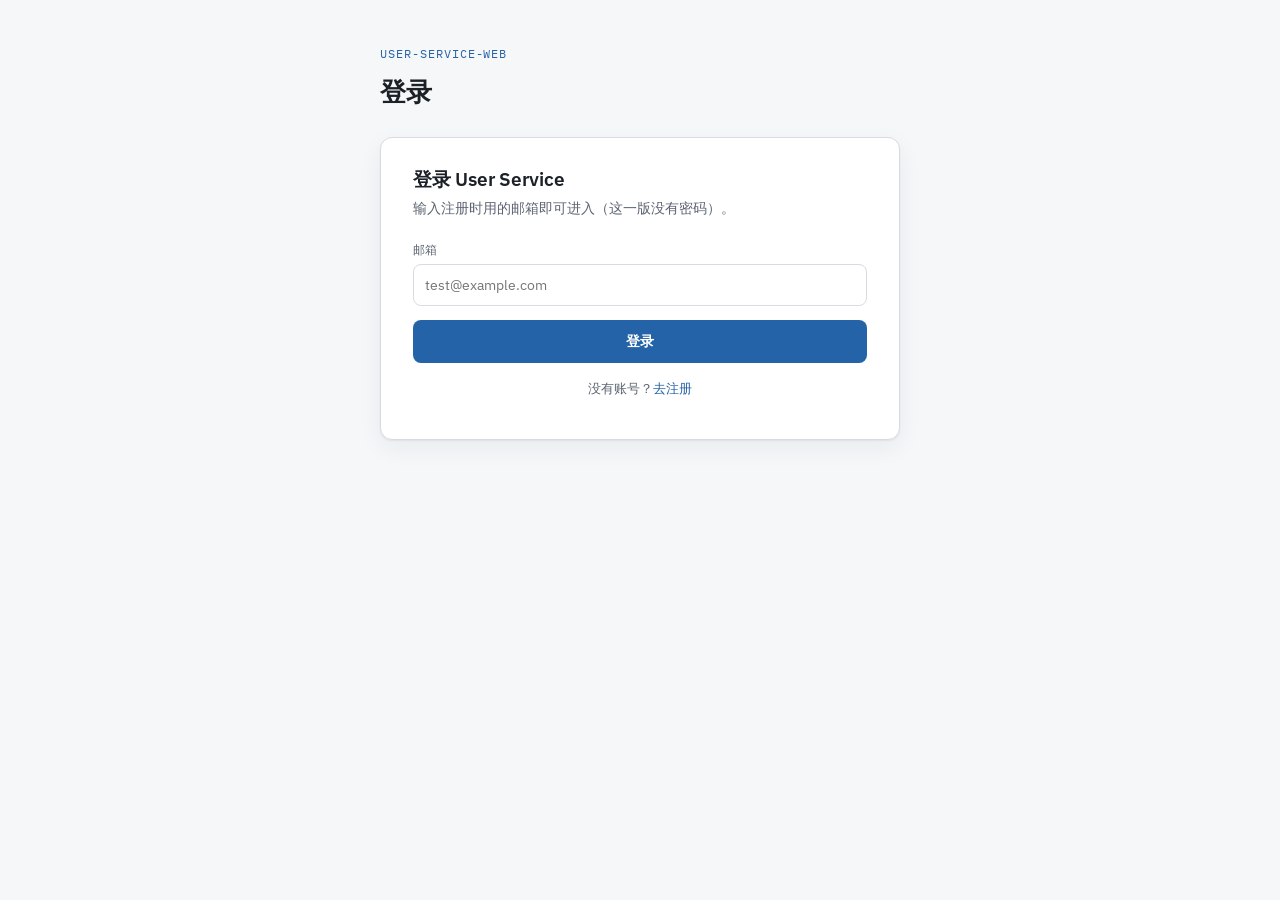
<file: user-service-web/index.html>
<!doctype html>
<html lang="zh-CN">
<head>
  <meta charset="utf-8">
  <meta name="viewport" content="width=device-width, initial-scale=1">
  <title>主页 · User Service</title>

  <link rel="preconnect" href="https://fonts.googleapis.com">
  <link rel="preconnect" href="https://fonts.gstatic.com" crossorigin>
  <link rel="stylesheet" href="https://fonts.googleapis.com/css2?family=IBM+Plex+Mono:wght@400;500&family=IBM+Plex+Sans:wght@400;500;600;700&display=swap">

  <link rel="stylesheet" href="style.css">
</head>
<body>
  <main class="wrap">
    <header class="page-head">
      <p class="kicker">user-service-web</p>
      <h1>主页</h1>
    </header>

    <!-- ============ 顶部问候 + 登出 ============ -->
    <div class="greet">
      <h2>你好，<span class="who">…</span></h2>
      <span class="tag">已登录</span>
      <button class="btn ghost logout" type="button" id="logout-btn">登出</button>
    </div>

    <!-- ============ 我的资料（当前登录用户，GET /users/{id}）============ -->
    <div class="panel">
      <h3>我的资料</h3>
      <div class="panel-body">
        <div class="row"><span class="k">ID</span><span class="v" id="me-id">…</span></div>
        <div class="row"><span class="k">邮箱</span><span class="v" id="me-email">…</span></div>
        <div class="row"><span class="k">名</span><span class="v" id="me-first">…</span></div>
        <div class="row"><span class="k">姓</span><span class="v" id="me-last">…</span></div>
      </div>
    </div>

    <!-- ============ 所有用户（GET /users）============ -->
    <div class="list-toolbar">
      <button class="btn ghost small" type="button" id="add-user-btn">＋ 添加用户</button>
    </div>

    <!-- 添加用户表单：点"＋ 添加用户"时出现；保存 = POST /users（和注册页同一个接口）-->
    <div class="edit-form" id="add-form" hidden>
      <p class="ef-title">添加用户</p>
      <div class="field">
        <label for="add-email">邮箱</label>
        <input id="add-email" type="email" placeholder="test@example.com">
      </div>
      <div class="field">
        <label for="add-first">名 first_name</label>
        <input id="add-first" type="text" placeholder="first name">
      </div>
      <div class="field">
        <label for="add-last">姓 last_name</label>
        <input id="add-last" type="text" placeholder="last name">
      </div>
      <p class="op-msg" id="add-msg" hidden></p>
      <div class="edit-actions">
        <button class="btn" type="button" id="add-save">保存</button>
        <button class="btn ghost" type="button" id="add-cancel">取消</button>
      </div>
    </div>

    <div class="panel">
      <h3>所有用户</h3>
      <div class="panel-body">
        <!-- JS 会清空这个 ul，再按后端返回的数据逐行生成 <li> -->
        <ul class="users" id="user-list">
          <li>加载中…</li>
        </ul>
      </div>
    </div>

    <!-- ============ 勾中一行后出现：操作条 + 用户详情 ============
         列表是单选（勾一个会自动取消其它），所以勾中时就是恰好 1 个 -->
    <div class="selbar" id="selbar" hidden>
      <span class="selcount" id="selcount">已选 0 个</span>
      <div class="selbar-actions">
        <button class="btn ghost" type="button" id="edit-btn" disabled>编辑资料</button>
        <button class="btn danger" type="button" id="del-btn">删除账号</button>
      </div>
    </div>

    <!-- 用户详情：勾选恰好 1 个时出现（GET /users/{id}，这里直接用列表数据）-->
    <div class="panel" id="detail-view" hidden>
      <h3>用户详情</h3>
      <div class="panel-body">
        <div class="row"><span class="k">ID</span><span class="v" id="d-id"></span></div>
        <div class="row"><span class="k">邮箱</span><span class="v" id="d-email"></span></div>
        <div class="row"><span class="k">名</span><span class="v" id="d-first"></span></div>
        <div class="row"><span class="k">姓</span><span class="v" id="d-last"></span></div>
        <div class="row"><span class="k">注册时间</span><span class="v" id="d-created"></span></div>
      </div>
    </div>

    <!-- 编辑表单：点"编辑资料"时出现；保存 = PUT /users/{id}（三字段全传）-->
    <div class="edit-form" id="edit-form" hidden>
      <p class="ef-title">编辑 <b id="ef-name"></b></p>
      <div class="field">
        <label for="edit-email">邮箱（不可改）</label>
        <input id="edit-email" type="email" readonly>
      </div>
      <div class="field">
        <label for="edit-first">名 first_name</label>
        <input id="edit-first" type="text">
      </div>
      <div class="field">
        <label for="edit-last">姓 last_name</label>
        <input id="edit-last" type="text">
      </div>
      <div class="edit-actions">
        <button class="btn" type="button" id="save-edit">保存</button>
        <button class="btn ghost" type="button" id="cancel-edit">取消</button>
      </div>
    </div>

    <!-- 删除确认条：点"删除账号"时出现；确定 = 对每个选中的 DELETE /users/{id} -->
    <div class="confirm" id="del-confirm" hidden>
      <span id="del-msg">确定要删除选中的账号吗？删除后无法恢复。</span>
      <div class="confirm-actions">
        <button class="btn danger" type="button" id="del-ok">确定删除</button>
        <button class="btn ghost" type="button" id="del-cancel">取消</button>
      </div>
    </div>

    <!-- 编辑 / 删除 出错时在这里显示一句话 -->
    <p class="op-msg" id="op-msg" hidden></p>

    <!-- 这一屏对应哪些后端接口（学习备注，默认隐藏；想看把 hidden 去掉）：
         · 加载时读 localStorage.currentUser，没有就跳回 login.html
         · "我的资料"卡 ← GET /users/{id}；"所有用户"列表 ← GET /users
         · ＋添加用户 → POST /users
         · 列表是单选：勾一个自动取消其它。勾中 → "用户详情"（GET /users/{id}）
             → 编辑资料 → PUT /users/{id}
             → 删除账号 → DELETE /users/{id}（204）
         · 登出 → localStorage.removeItem("currentUser") → 跳登录页
    -->
    <div class="note" hidden>
      <p>加载时读 <code>localStorage.currentUser</code>，没有就跳回 <code>login.html</code></p>
      <p>"我的资料"卡 &larr; <code>GET /users/{id}</code>；"所有用户"列表 &larr; <code>GET /users</code>；＋添加用户 &rarr; <code>POST /users</code></p>
      <p>列表单选：勾中 1 个 &rarr; "用户详情"（<code>GET /users/{id}</code>）&rarr; 编辑资料 <code>PUT /users/{id}</code> / 删除账号 <code>DELETE /users/{id}</code>（<code>204</code>）</p>
      <p>登出 &rarr; <code>localStorage.removeItem("currentUser")</code> &rarr; 跳登录页</p>
    </div>
  </main>

  <script src="api.js"></script>
  <script>
    const me = getCurrentUser();

    if (!me) {
      // 没有登录状态 → 回登录页，下面的代码不再执行
      location.href = "login.html";
    } else {
      // -------- 顶部问候 + 登出 --------
      document.querySelector(".who").textContent = me.first_name;
      document.getElementById("logout-btn").addEventListener("click", logout);

      // -------- "我的资料"：GET /users/{id} --------
      async function loadMyProfile() {
        try {
          const res = await fetch(`${API_BASE}/users/${me.id}`);
          if (!res.ok) return;
          const u = await res.json();
          document.getElementById("me-id").textContent = u.id;
          document.getElementById("me-email").textContent = u.email;
          document.getElementById("me-first").textContent = u.first_name;
          document.getElementById("me-last").textContent = u.last_name;
          document.querySelector(".who").textContent = u.first_name;
          // 顺手把 localStorage 里的也刷成最新
          localStorage.setItem("currentUser", JSON.stringify(u));
        } catch (err) {
          console.error(err);
        }
      }

      // -------- "所有用户"列表：GET /users --------
      const listEl = document.getElementById("user-list");

      async function loadUserList() {
        const res = await fetch(`${API_BASE}/users`);
        const users = await res.json();
        listEl.innerHTML = "";
        users.forEach((u) => {
          const li = document.createElement("li");
          // 把这一行的数据挂在 li 上，勾选时"用户详情"直接读它
          li.dataset.id = u.id;
          li.dataset.first = u.first_name;
          li.dataset.last = u.last_name;
          li.dataset.email = u.email;
          li.dataset.created = (u.created_at || "").replace("T", " ").slice(0, 16);
          li.innerHTML =
            '<label class="pick-wrap">' +
              '<input type="checkbox" class="pick">' +
              '<span class="name">' + u.first_name + " " + u.last_name + "</span>" +
              (u.id === me.id ? '<span class="mine">你</span>' : "") +
            "</label>" +
            '<span class="email">' + u.email + "</span>";
          listEl.appendChild(li);
        });
        refreshSelection();
      }

      // -------- 勾选 → 操作条 + 用户详情 --------
      const selbar = document.getElementById("selbar");
      const selcount = document.getElementById("selcount");
      const detailView = document.getElementById("detail-view");
      const editBtn = document.getElementById("edit-btn");
      const delBtn = document.getElementById("del-btn");
      const editForm = document.getElementById("edit-form");
      const delConfirm = document.getElementById("del-confirm");
      const opMsg = document.getElementById("op-msg");
      const addForm = document.getElementById("add-form");
      const addMsg = document.getElementById("add-msg");

      function pickedRows() {
        return Array.prototype.slice
          .call(listEl.querySelectorAll("li"))
          .filter((li) => {
            const cb = li.querySelector(".pick");
            return cb && cb.checked;
          });
      }

      function showOpMsg(text) {
        opMsg.textContent = text;
        opMsg.hidden = false;
      }

      function refreshSelection() {
        const rows = pickedRows();
        const n = rows.length;
        selbar.hidden = n === 0;
        selcount.textContent = "已选 " + n + " 个";
        editBtn.disabled = n !== 1; // 编辑一次只能改一个

        // 选中变化时，收起编辑表单、删除确认条、上一条操作提示
        editForm.hidden = true;
        delConfirm.hidden = true;
        opMsg.hidden = true;

        if (n === 1) {
          const li = rows[0];
          document.getElementById("d-id").textContent = li.dataset.id;
          document.getElementById("d-email").textContent = li.dataset.email;
          document.getElementById("d-first").textContent = li.dataset.first;
          document.getElementById("d-last").textContent = li.dataset.last;
          document.getElementById("d-created").textContent = li.dataset.created || "—";
          detailView.hidden = false;
        } else {
          detailView.hidden = true;
        }
      }

      listEl.addEventListener("change", (e) => {
        if (!e.target.classList.contains("pick")) return;
        // 单选：勾一个就把其它的取消，永远只保留最后勾的这个
        // （所以"已选"最多是 1 个，用户详情/编辑始终可用）
        if (e.target.checked) {
          listEl.querySelectorAll(".pick").forEach((cb) => {
            if (cb !== e.target) cb.checked = false;
          });
        }
        refreshSelection();
      });

      // -------- 添加用户：POST /users（和注册页同一个接口）--------
      document.getElementById("add-user-btn").addEventListener("click", () => {
        // 切换显隐；打开时清空上次的输入和提示，并收起其它表单
        if (addForm.hidden) {
          addForm.querySelectorAll("input").forEach((i) => (i.value = ""));
          addMsg.hidden = true;
          editForm.hidden = true;
          delConfirm.hidden = true;
          addForm.hidden = false;
        } else {
          addForm.hidden = true;
        }
      });

      document.getElementById("add-cancel").addEventListener("click", () => {
        addForm.hidden = true;
      });

      document.getElementById("add-save").addEventListener("click", async () => {
        const payload = {
          email: document.getElementById("add-email").value.trim(),
          first_name: document.getElementById("add-first").value.trim(),
          last_name: document.getElementById("add-last").value.trim(),
        };
        try {
          const res = await fetch(`${API_BASE}/users`, {
            method: "POST",
            headers: { "Content-Type": "application/json" },
            body: JSON.stringify(payload),
          });
          if (res.status === 200) {
            addForm.hidden = true;
            await loadUserList(); // 重新拉列表，新用户就出现在里面
          } else if (res.status === 400) {
            addMsg.textContent = "这个邮箱已经注册过了。";
            addMsg.hidden = false;
          } else if (res.status === 422) {
            addMsg.textContent = "填写有误：邮箱格式要正确，三个字段都不能空。";
            addMsg.hidden = false;
          } else {
            addMsg.textContent = "添加失败，服务器返回状态码 " + res.status + "。";
            addMsg.hidden = false;
          }
        } catch (err) {
          console.error(err);
          addMsg.textContent = "连不上服务器。";
          addMsg.hidden = false;
        }
      });

      // -------- 编辑：PUT /users/{id} --------
      editBtn.addEventListener("click", () => {
        const rows = pickedRows();
        if (rows.length !== 1) return;
        const li = rows[0];
        document.getElementById("ef-name").textContent =
          li.dataset.first + " " + li.dataset.last;
        document.getElementById("edit-email").value = li.dataset.email;
        document.getElementById("edit-first").value = li.dataset.first;
        document.getElementById("edit-last").value = li.dataset.last;
        addForm.hidden = true;
        delConfirm.hidden = true;
        opMsg.hidden = true;
        editForm.hidden = false;
      });

      document.getElementById("cancel-edit").addEventListener("click", () => {
        editForm.hidden = true;
      });

      document.getElementById("save-edit").addEventListener("click", async () => {
        const rows = pickedRows();
        if (rows.length !== 1) return;
        const li = rows[0];
        // PUT 是"整体替换"，三个字段都要传（email 不给改，用原值）
        const payload = {
          email: li.dataset.email,
          first_name: document.getElementById("edit-first").value.trim(),
          last_name: document.getElementById("edit-last").value.trim(),
        };
        try {
          const res = await fetch(`${API_BASE}/users/${li.dataset.id}`, {
            method: "PUT",
            headers: { "Content-Type": "application/json" },
            body: JSON.stringify(payload),
          });
          if (res.status === 200) {
            const u = await res.json();
            li.dataset.first = u.first_name;
            li.dataset.last = u.last_name;
            li.querySelector(".name").textContent =
              u.first_name + " " + u.last_name;
            // 改的是自己 → 同步"我的资料"卡、问候语、localStorage
            if (String(u.id) === String(me.id)) {
              document.getElementById("me-first").textContent = u.first_name;
              document.getElementById("me-last").textContent = u.last_name;
              document.querySelector(".who").textContent = u.first_name;
              localStorage.setItem("currentUser", JSON.stringify(u));
            }
            editForm.hidden = true;
            refreshSelection(); // 刷新"用户详情"
          } else if (res.status === 404) {
            showOpMsg("这个用户已经不存在了，刷新一下列表。");
          } else {
            showOpMsg("保存失败，服务器返回状态码 " + res.status + "。");
          }
        } catch (err) {
          console.error(err);
          showOpMsg("连不上服务器。");
        }
      });

      // -------- 删除：对每个选中的 DELETE /users/{id} --------
      delBtn.addEventListener("click", () => {
        const rows = pickedRows();
        if (!rows.length) return;
        const li = rows[0];
        document.getElementById("del-msg").textContent =
          `确定要删除 ${li.dataset.first} ${li.dataset.last}（${li.dataset.email}）吗？删除后无法恢复。`;
        addForm.hidden = true;
        editForm.hidden = true;
        opMsg.hidden = true;
        delConfirm.hidden = false;
      });

      document.getElementById("del-cancel").addEventListener("click", () => {
        delConfirm.hidden = true;
      });

      document.getElementById("del-ok").addEventListener("click", async () => {
        const rows = pickedRows();
        if (!rows.length) return;
        delConfirm.hidden = true;

        const deletedSelf = rows.some(
          (li) => String(li.dataset.id) === String(me.id)
        );

        let failed = 0;
        for (const li of rows) {
          try {
            const res = await fetch(`${API_BASE}/users/${li.dataset.id}`, {
              method: "DELETE",
            });
            // 204 = 删除成功、空响应体；404 也当"已经没了"
            if (res.status === 204 || res.status === 404) {
              li.remove();
            } else {
              failed += 1;
            }
          } catch (err) {
            console.error(err);
            failed += 1;
          }
        }

        if (deletedSelf) {
          // 把自己删了 → 清 localStorage 回登录页
          logout();
          return;
        }

        refreshSelection();
        if (failed > 0) showOpMsg(failed + " 个删除失败，其余已删除。");
      });

      // -------- 启动：拉数据 --------
      loadMyProfile();
      loadUserList().catch((err) => {
        console.error(err);
        listEl.innerHTML =
          "<li>连不上服务器。确认后端已启动、CORS 已放行本页面。</li>";
      });
    }
  </script>
</body>
</html>
</file>
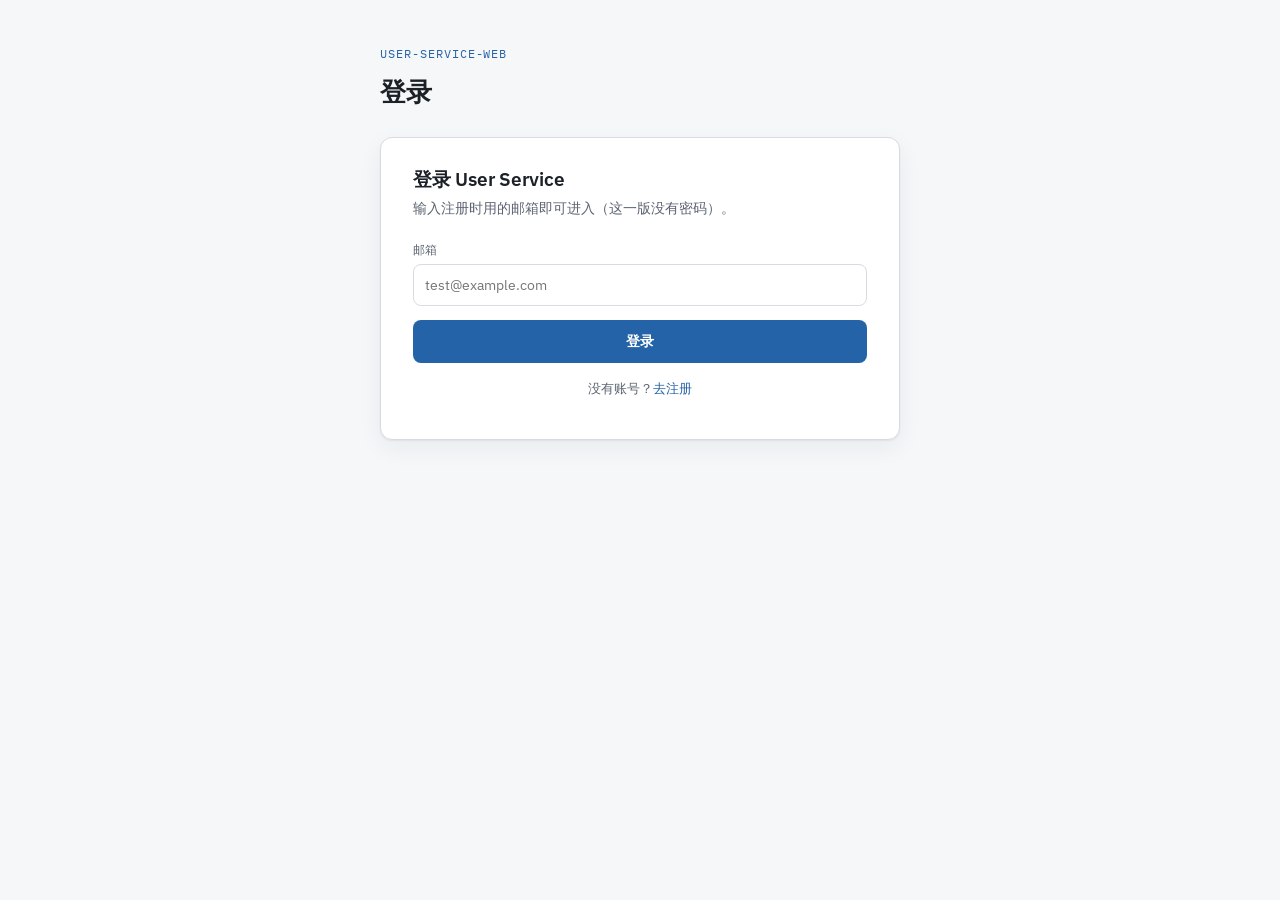
<file: user-service-web/login.html>
<!doctype html>
<html lang="zh-CN">
<head>
  <meta charset="utf-8">
  <meta name="viewport" content="width=device-width, initial-scale=1">
  <title>登录 · User Service</title>

  <link rel="preconnect" href="https://fonts.googleapis.com">
  <link rel="preconnect" href="https://fonts.gstatic.com" crossorigin>
  <link rel="stylesheet" href="https://fonts.googleapis.com/css2?family=IBM+Plex+Mono:wght@400;500&family=IBM+Plex+Sans:wght@400;500;600;700&display=swap">

  <link rel="stylesheet" href="style.css">
</head>
<body>
  <main class="wrap">
    <header class="page-head">
      <p class="kicker">user-service-web</p>
      <h1>登录</h1>
    </header>

    <div class="card">
      <h2>登录 User Service</h2>
      <p class="sub">输入注册时用的邮箱即可进入（这一版没有密码）。</p>

      <!-- 登录失败时，JS 会去掉 hidden 让它显示，并改写 .alert-msg 的内容 -->
      <div class="alert" hidden>
        <span>&#9888;</span>
        <div class="alert-msg"><b>邮箱未注册。</b>请检查拼写，或先去注册一个账号。</div>
      </div>

      <div class="field">
        <label for="email">邮箱</label>
        <input id="email" type="email" placeholder="test@example.com" autocomplete="email">
      </div>

      <button class="btn block" type="button" id="login-btn">登录</button>

      <p class="switch">没有账号？<a href="register.html">去注册</a></p>
    </div>
  </main>

  <script src="api.js"></script>
  <script>
    const btn = document.getElementById("login-btn");
    const emailInput = document.getElementById("email");
    const alertBox = document.querySelector(".alert");
    const alertMsg = document.querySelector(".alert-msg");

    // 如果本地已经有登录状态，直接进主页，跳过登录页
    if (getCurrentUser()) {
      location.href = "index.html";
    }

    // 从注册页跳过来的（?registered=1&email=...）→ 预填刚注册的邮箱 + 绿色成功提示
    const params = new URLSearchParams(location.search);
    if (params.get("registered") === "1") {
      const justRegistered = params.get("email");
      if (justRegistered) emailInput.value = justRegistered;
      alertMsg.textContent = "注册成功，请用这个邮箱登录。";
      alertBox.classList.add("ok");
      alertBox.hidden = false;
    }

    btn.addEventListener("click", async () => {
      const email = emailInput.value.trim();
      alertBox.hidden = true;
      alertBox.classList.remove("ok"); // 上一条可能是绿色的"注册成功"，失败提示要用红色

      try {
        // fetch 向后端发一个 POST 请求，body 是 JSON
        const res = await fetch(`${API_BASE}/auth/login`, {
          method: "POST",
          headers: { "Content-Type": "application/json" },
          body: JSON.stringify({ email }),
        });

        if (res.status === 200) {
          // 登录成功：把后端返回的整个用户对象存进 localStorage，然后跳主页
          const user = await res.json();
          localStorage.setItem("currentUser", JSON.stringify(user));
          location.href = "index.html";
          return;
        }

        // 失败：按状态码给不同提示
        if (res.status === 401) {
          alertMsg.innerHTML = "<b>邮箱未注册。</b>请检查拼写，或先去注册一个账号。";
        } else if (res.status === 422) {
          alertMsg.innerHTML = "<b>邮箱格式不对。</b>请输入一个有效的邮箱地址。";
        } else {
          alertMsg.innerHTML = "<b>登录失败。</b>服务器返回状态码 " + res.status + "。";
        }
        alertBox.hidden = false;
      } catch (err) {
        // fetch 直接抛错：多半是后端没启动，或 CORS 没放行这个页面
        alertMsg.innerHTML =
          "<b>连不上服务器。</b>确认后端已启动（<code>uvicorn app.main:app</code>），且 CORS 已放行本页面。";
        alertBox.hidden = false;
        console.error(err);
      }
    });

    // 输入框里按回车 = 点登录
    emailInput.addEventListener("keydown", (e) => {
      if (e.key === "Enter") btn.click();
    });
  </script>
</body>
</html>
</file>
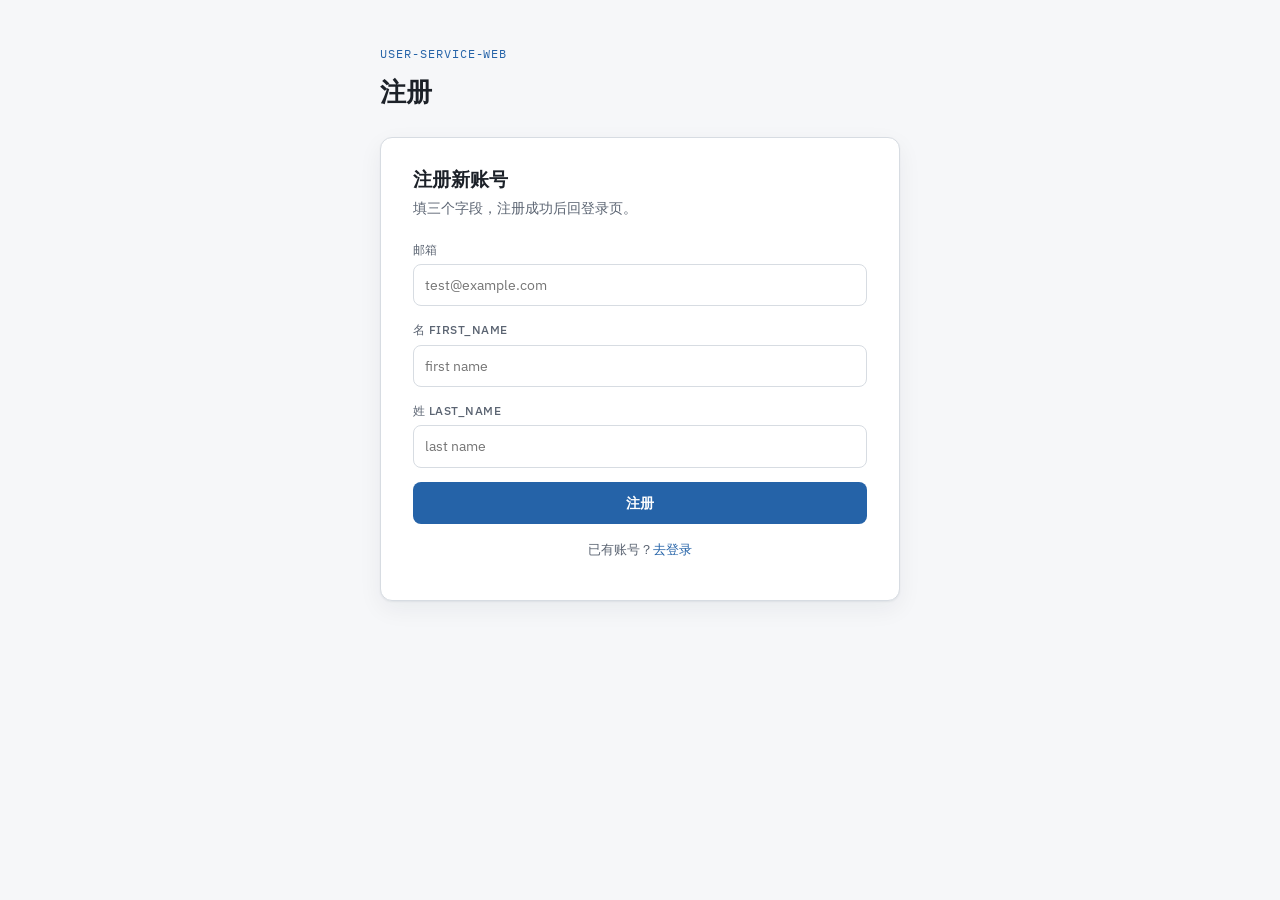
<file: user-service-web/register.html>
<!doctype html>
<html lang="zh-CN">
<head>
  <meta charset="utf-8">
  <meta name="viewport" content="width=device-width, initial-scale=1">
  <title>注册 · User Service</title>

  <link rel="preconnect" href="https://fonts.googleapis.com">
  <link rel="preconnect" href="https://fonts.gstatic.com" crossorigin>
  <link rel="stylesheet" href="https://fonts.googleapis.com/css2?family=IBM+Plex+Mono:wght@400;500&family=IBM+Plex+Sans:wght@400;500;600;700&display=swap">

  <link rel="stylesheet" href="style.css">
</head>
<body>
  <main class="wrap">
    <header class="page-head">
      <p class="kicker">user-service-web</p>
      <h1>注册</h1>
    </header>

    <div class="card">
      <h2>注册新账号</h2>
      <p class="sub">填三个字段，注册成功后回登录页。</p>

      <!-- 注册失败时，JS 去掉 hidden、改写 .alert-msg -->
      <div class="alert" hidden>
        <span>&#9888;</span>
        <div class="alert-msg"><b>这个邮箱已经注册过了。</b>换一个，或直接去登录。</div>
      </div>

      <div class="field">
        <label for="email">邮箱</label>
        <input id="email" type="email" placeholder="test@example.com" autocomplete="email">
      </div>
      <div class="field">
        <label for="first-name">名 first_name</label>
        <input id="first-name" type="text" placeholder="first name">
      </div>
      <div class="field">
        <label for="last-name">姓 last_name</label>
        <input id="last-name" type="text" placeholder="last name">
      </div>

      <button class="btn block" type="button" id="register-btn">注册</button>

      <p class="switch">已有账号？<a href="login.html">去登录</a></p>
    </div>
  </main>

  <script src="api.js"></script>
  <script>
    const btn = document.getElementById("register-btn");
    const emailInput = document.getElementById("email");
    const firstInput = document.getElementById("first-name");
    const lastInput = document.getElementById("last-name");
    const alertBox = document.querySelector(".alert");
    const alertMsg = document.querySelector(".alert-msg");

    btn.addEventListener("click", async () => {
      alertBox.hidden = true;

      const payload = {
        email: emailInput.value.trim(),
        first_name: firstInput.value.trim(),
        last_name: lastInput.value.trim(),
      };

      try {
        const res = await fetch(`${API_BASE}/users`, {
          method: "POST",
          headers: { "Content-Type": "application/json" },
          body: JSON.stringify(payload),
        });

        if (res.status === 200) {
          // 注册成功 → 回登录页，带上刚注册的邮箱，登录页会预填 + 显示"注册成功"提示
          location.href =
            "login.html?registered=1&email=" + encodeURIComponent(payload.email);
          return;
        }

        if (res.status === 400) {
          alertMsg.innerHTML = "<b>这个邮箱已经注册过了。</b>换一个，或直接去登录。";
        } else if (res.status === 422) {
          alertMsg.innerHTML = "<b>填写有误。</b>邮箱格式要正确，三个字段都不能空。";
        } else {
          alertMsg.innerHTML = "<b>注册失败。</b>服务器返回状态码 " + res.status + "。";
        }
        alertBox.hidden = false;
      } catch (err) {
        alertMsg.innerHTML =
          "<b>连不上服务器。</b>确认后端已启动，且 CORS 已放行本页面。";
        alertBox.hidden = false;
        console.error(err);
      }
    });
  </script>
</body>
</html>
</file>
<file: user-service-web/style.css>
/* ================================================================
   user-service-web 三个页面共用的样式
   PR-12 阶段：只管"长什么样"，没有任何 JS 逻辑
   ================================================================ */

/* ---- 颜色变量：先定义完整的浅色一套 ---- */
:root {
  --ground: #f6f7f9;      /* 页面底色 */
  --surface: #ffffff;     /* 卡片底色 */
  --surface-2: #eef1f4;   /* 次级底色（卡片标题栏、输入框只读态） */
  --ink: #1c2128;         /* 主文字 */
  --muted: #5b6472;       /* 次要文字 */
  --border: #d7dce2;      /* 描边 */
  --accent: #2563a8;      /* 主色（按钮、链接） */
  --accent-ink: #ffffff;  /* 主色上的文字 */
  --accent-soft: #e7eef7; /* 主色的淡背景 */
  --success: #1a7f5a;
  --danger: #b3391f;
  --danger-soft: #f7e8e3;
  --shadow: 0 1px 2px rgba(20, 30, 45, .06), 0 8px 24px rgba(20, 30, 45, .06);
}

/* ---- 深色：只覆盖变量的值，组件样式不用重写 ---- */
/* 系统深色（用户没手动选主题时） */
@media (prefers-color-scheme: dark) {
  :root:not([data-theme="light"]) {
    --ground: #13161b;
    --surface: #1b2027;
    --surface-2: #232a33;
    --ink: #e6e9ee;
    --muted: #9aa4b2;
    --border: #313945;
    --accent: #5b9bd8;
    --accent-ink: #0f1319;
    --accent-soft: #1f2a37;
    --success: #4cc79a;
    --danger: #e08d78;
    --danger-soft: #2e2521;
    --shadow: 0 1px 2px rgba(0, 0, 0, .3), 0 10px 28px rgba(0, 0, 0, .35);
  }
}
/* 用户手动选了深色 */
:root[data-theme="dark"] {
  --ground: #13161b;
  --surface: #1b2027;
  --surface-2: #232a33;
  --ink: #e6e9ee;
  --muted: #9aa4b2;
  --border: #313945;
  --accent: #5b9bd8;
  --accent-ink: #0f1319;
  --accent-soft: #1f2a37;
  --success: #4cc79a;
  --danger: #e08d78;
  --danger-soft: #2e2521;
  --shadow: 0 1px 2px rgba(0, 0, 0, .3), 0 10px 28px rgba(0, 0, 0, .35);
}

/* ---- 通用重置 ---- */
* { box-sizing: border-box; }

/* 带 hidden 属性的元素一律隐藏。
   浏览器自带 [hidden]{display:none}，但下面像 .alert{display:flex} 这种
   规则优先级更高会盖掉它，所以这里显式加一条更强的。
   PR-13/14 的 JS 靠加 / 去 hidden 属性来控制显隐。 */
[hidden] { display: none !important; }

body {
  margin: 0;
  background: var(--ground);
  color: var(--ink);
  font-family: "IBM Plex Sans", system-ui, -apple-system, "PingFang SC", "Microsoft YaHei", sans-serif;
  line-height: 1.6;
  -webkit-font-smoothing: antialiased;
}

/* 页面主体：居中一列 */
.wrap {
  max-width: 560px;
  margin: 0 auto;
  padding: 44px 20px 64px;
}

/* ---- 标题区 ---- */
.page-head { margin-bottom: 24px; }

.kicker {
  font-family: "IBM Plex Mono", ui-monospace, Menlo, monospace;
  font-size: 12px;
  letter-spacing: .08em;
  text-transform: uppercase;
  color: var(--accent);
  margin: 0 0 8px;
}

h1 {
  font-size: 26px;
  font-weight: 700;
  letter-spacing: -.01em;
  margin: 0;
}

h2 {
  font-size: 19px;
  font-weight: 600;
  margin: 0 0 4px;
}

.sub {
  color: var(--muted);
  font-size: 13.5px;
  margin: 0 0 20px;
}

/* ---- 卡片（登录 / 注册表单的外框）---- */
.card {
  background: var(--surface);
  border: 1px solid var(--border);
  border-radius: 12px;
  box-shadow: var(--shadow);
  padding: 26px clamp(20px, 6vw, 32px);
}

/* ---- 表单字段 ---- */
.field { margin-bottom: 14px; }

.field label {
  display: block;
  font-size: 12px;
  font-weight: 500;
  letter-spacing: .04em;
  text-transform: uppercase;
  color: var(--muted);
  margin-bottom: 5px;
}

.field input {
  width: 100%;
  padding: 9px 11px;
  font: inherit;
  font-size: 14px;
  color: var(--ink);
  background: var(--surface);
  border: 1px solid var(--border);
  border-radius: 8px;
}

.field input:focus-visible {
  outline: 2px solid var(--accent);
  outline-offset: 1px;
  border-color: var(--accent);
}

.field input[readonly] {
  background: var(--surface-2);
  color: var(--muted);
}

/* ---- 按钮（<button> 和被当按钮用的 <a> 共用）---- */
.btn {
  appearance: none;
  display: inline-flex;
  align-items: center;
  justify-content: center;
  gap: 6px;
  padding: 9px 16px;
  font: inherit;
  font-size: 14px;
  font-weight: 600;
  border: 1px solid transparent;
  border-radius: 8px;
  background: var(--accent);
  color: var(--accent-ink);
  cursor: pointer;
  text-decoration: none;
}

.btn.block { width: 100%; }

.btn.ghost {
  background: transparent;
  color: var(--ink);
  border-color: var(--border);
}

.btn.danger {
  background: transparent;
  color: var(--danger);
  border-color: var(--border);
}

.btn:disabled,
.btn.is-disabled {
  opacity: .42;
  cursor: not-allowed;
}

.btn.small {
  padding: 5px 10px;
  font-size: 12px;
}

/* "所有用户"列表上方的小工具条（放"＋ 添加用户"按钮）*/
.list-toolbar {
  display: flex;
  justify-content: flex-end;
  margin-bottom: 8px;
}

.btn:focus-visible {
  outline: 2px solid var(--accent);
  outline-offset: 2px;
}

/* ---- 页面之间跳转的小链接 ---- */
.switch {
  margin-top: 16px;
  text-align: center;
  font-size: 13px;
  color: var(--muted);
}

.switch a {
  color: var(--accent);
  font-weight: 500;
  text-decoration: none;
}

.switch a:hover { text-decoration: underline; }

/* ---- 提示条（登录失败等）---- */
.alert {
  display: flex;
  gap: 8px;
  align-items: flex-start;
  padding: 10px 12px;
  border-radius: 8px;
  font-size: 13px;
  background: var(--danger-soft);
  color: var(--danger);
  border: 1px solid var(--danger);
  margin-bottom: 16px;
}

.alert b { font-weight: 600; }

/* 成功版提示（比如"注册成功，请登录"）——绿色 */
.alert.ok {
  background: color-mix(in srgb, var(--success) 14%, var(--surface));
  color: var(--success);
  border-color: var(--success);
}

/* 编辑 / 删除操作出错时的一行提示 */
.op-msg {
  margin: -4px 0 18px;
  font-size: 13px;
  color: var(--danger);
}

/* ================================================================
   主页 index.html 专用
   ================================================================ */

/* 顶部问候行 */
.greet {
  display: flex;
  align-items: center;
  flex-wrap: wrap;
  gap: 10px;
  margin-bottom: 20px;
}

.greet h2 { margin: 0; }
.greet .who { color: var(--accent); }
.greet .logout { margin-left: auto; }

.tag {
  font-family: "IBM Plex Mono", ui-monospace, Menlo, monospace;
  font-size: 11px;
  color: var(--success);
  border: 1px solid var(--success);
  padding: 2px 8px;
  border-radius: 999px;
}

/* 卡片式面板（我的资料 / 所有用户 / 用户详情）*/
.panel {
  background: var(--surface);
  border: 1px solid var(--border);
  border-radius: 11px;
  box-shadow: var(--shadow);
  overflow: hidden;
  margin-bottom: 18px;
}

.panel > h3 {
  margin: 0;
  padding: 11px 15px;
  font-size: 12px;
  font-weight: 600;
  letter-spacing: .05em;
  text-transform: uppercase;
  color: var(--muted);
  background: var(--surface-2);
  border-bottom: 1px solid var(--border);
}

.panel-body { padding: 6px 15px; }

/* 一行"键 - 值" */
.row {
  display: flex;
  justify-content: space-between;
  gap: 16px;
  padding: 9px 0;
  font-size: 14px;
  border-bottom: 1px solid var(--border);
}

.row:last-child { border-bottom: 0; }
.row .k { color: var(--muted); }
.row .v {
  font-family: "IBM Plex Mono", ui-monospace, Menlo, monospace;
  font-size: 13px;
}

/* 所有用户列表 */
ul.users {
  list-style: none;
  margin: 0;
  padding: 0;
}

ul.users li {
  display: flex;
  justify-content: space-between;
  gap: 12px;
  padding: 10px 0;
  font-size: 14px;
  border-bottom: 1px solid var(--border);
}

ul.users li:last-child { border-bottom: 0; }

ul.users li .pick-wrap {
  display: flex;
  align-items: center;
  gap: 9px;
  cursor: pointer;
  min-width: 0;
}

ul.users li .pick-wrap input {
  accent-color: var(--accent);
  width: 15px;
  height: 15px;
  flex: none;
}

ul.users li .name {
  overflow: hidden;
  text-overflow: ellipsis;
  white-space: nowrap;
}

ul.users li .mine {
  font-family: "IBM Plex Mono", ui-monospace, Menlo, monospace;
  font-size: 10.5px;
  color: var(--muted);
  border: 1px solid var(--border);
  border-radius: 999px;
  padding: 0 6px;
  flex: none;
}

ul.users li .email {
  color: var(--muted);
  font-family: "IBM Plex Mono", ui-monospace, Menlo, monospace;
  font-size: 12.5px;
}

/* 选中后出现的操作条 */
.selbar {
  display: flex;
  align-items: center;
  justify-content: space-between;
  gap: 12px;
  flex-wrap: wrap;
  padding: 11px 14px;
  border: 1px solid var(--accent);
  background: var(--accent-soft);
  border-radius: 11px;
  margin-bottom: 18px;
}

.selbar .selcount { font-size: 13px; font-weight: 600; }
.selbar-actions { display: flex; gap: 8px; }

/* 编辑表单 */
.edit-form {
  border: 1px solid var(--accent);
  border-radius: 11px;
  padding: 16px 15px 18px;
  margin-bottom: 18px;
  background: var(--accent-soft);
}

.edit-form .ef-title {
  font-size: 13px;
  color: var(--muted);
  margin: 0 0 12px;
}

.edit-form .ef-title b { color: var(--ink); font-weight: 600; }
.edit-form .field:last-of-type { margin-bottom: 16px; }
.edit-actions { display: flex; gap: 8px; }

/* 删除确认条 */
.confirm {
  border: 1px solid var(--danger);
  background: var(--danger-soft);
  border-radius: 11px;
  padding: 14px 15px;
  margin-bottom: 18px;
  font-size: 13.5px;
  color: var(--danger);
}

.confirm span { display: block; margin-bottom: 10px; }
.confirm-actions { display: flex; gap: 8px; }

/* 页面底部：这一屏对应哪些后端接口（写给学习用，正式产品可去掉）*/
.note {
  margin-top: 18px;
  padding: 13px 15px;
  border: 1px dashed var(--border);
  border-radius: 10px;
  background: var(--surface-2);
  font-size: 12.5px;
  color: var(--muted);
}

.note p { margin: 0 0 5px; }
.note p:last-child { margin-bottom: 0; }

.note code {
  font-family: "IBM Plex Mono", ui-monospace, Menlo, monospace;
  font-size: 12px;
  color: var(--ink);
  background: var(--surface);
  border: 1px solid var(--border);
  border-radius: 5px;
  padding: 1px 5px;
}
</file>
